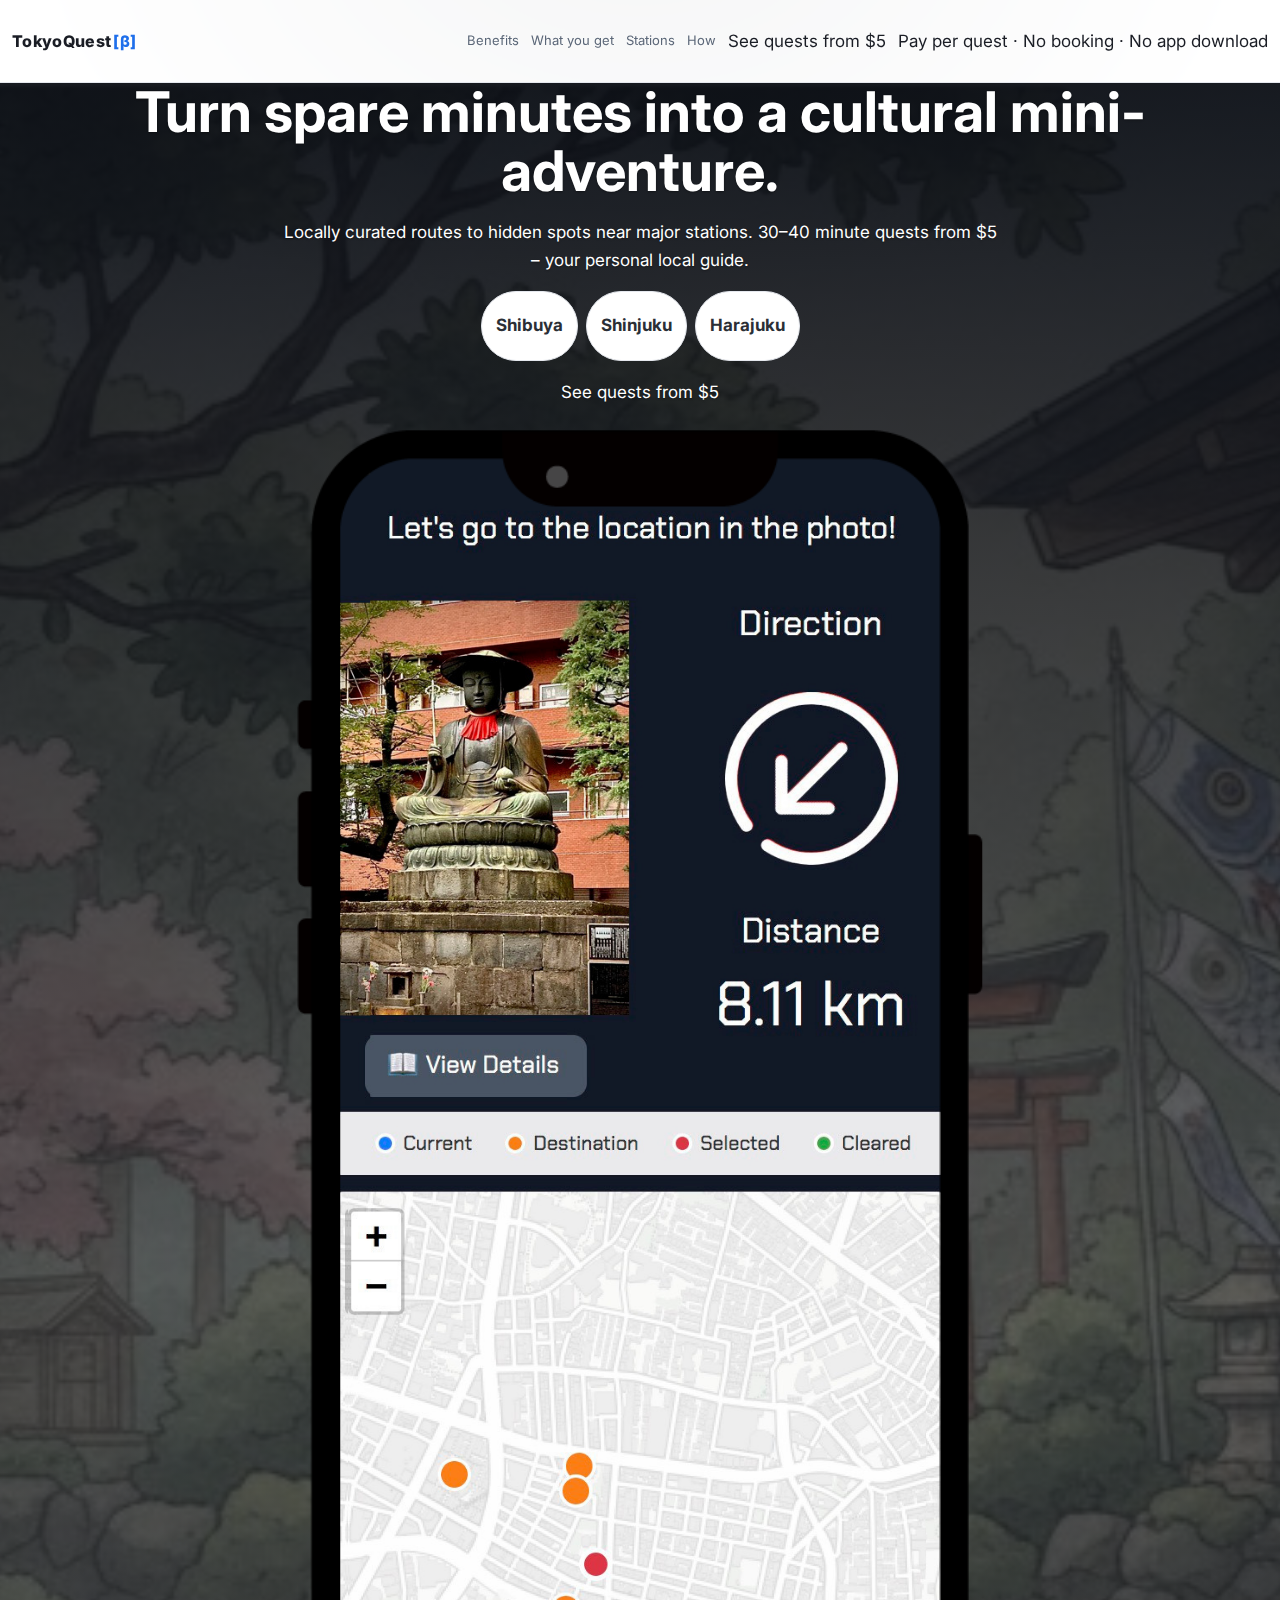
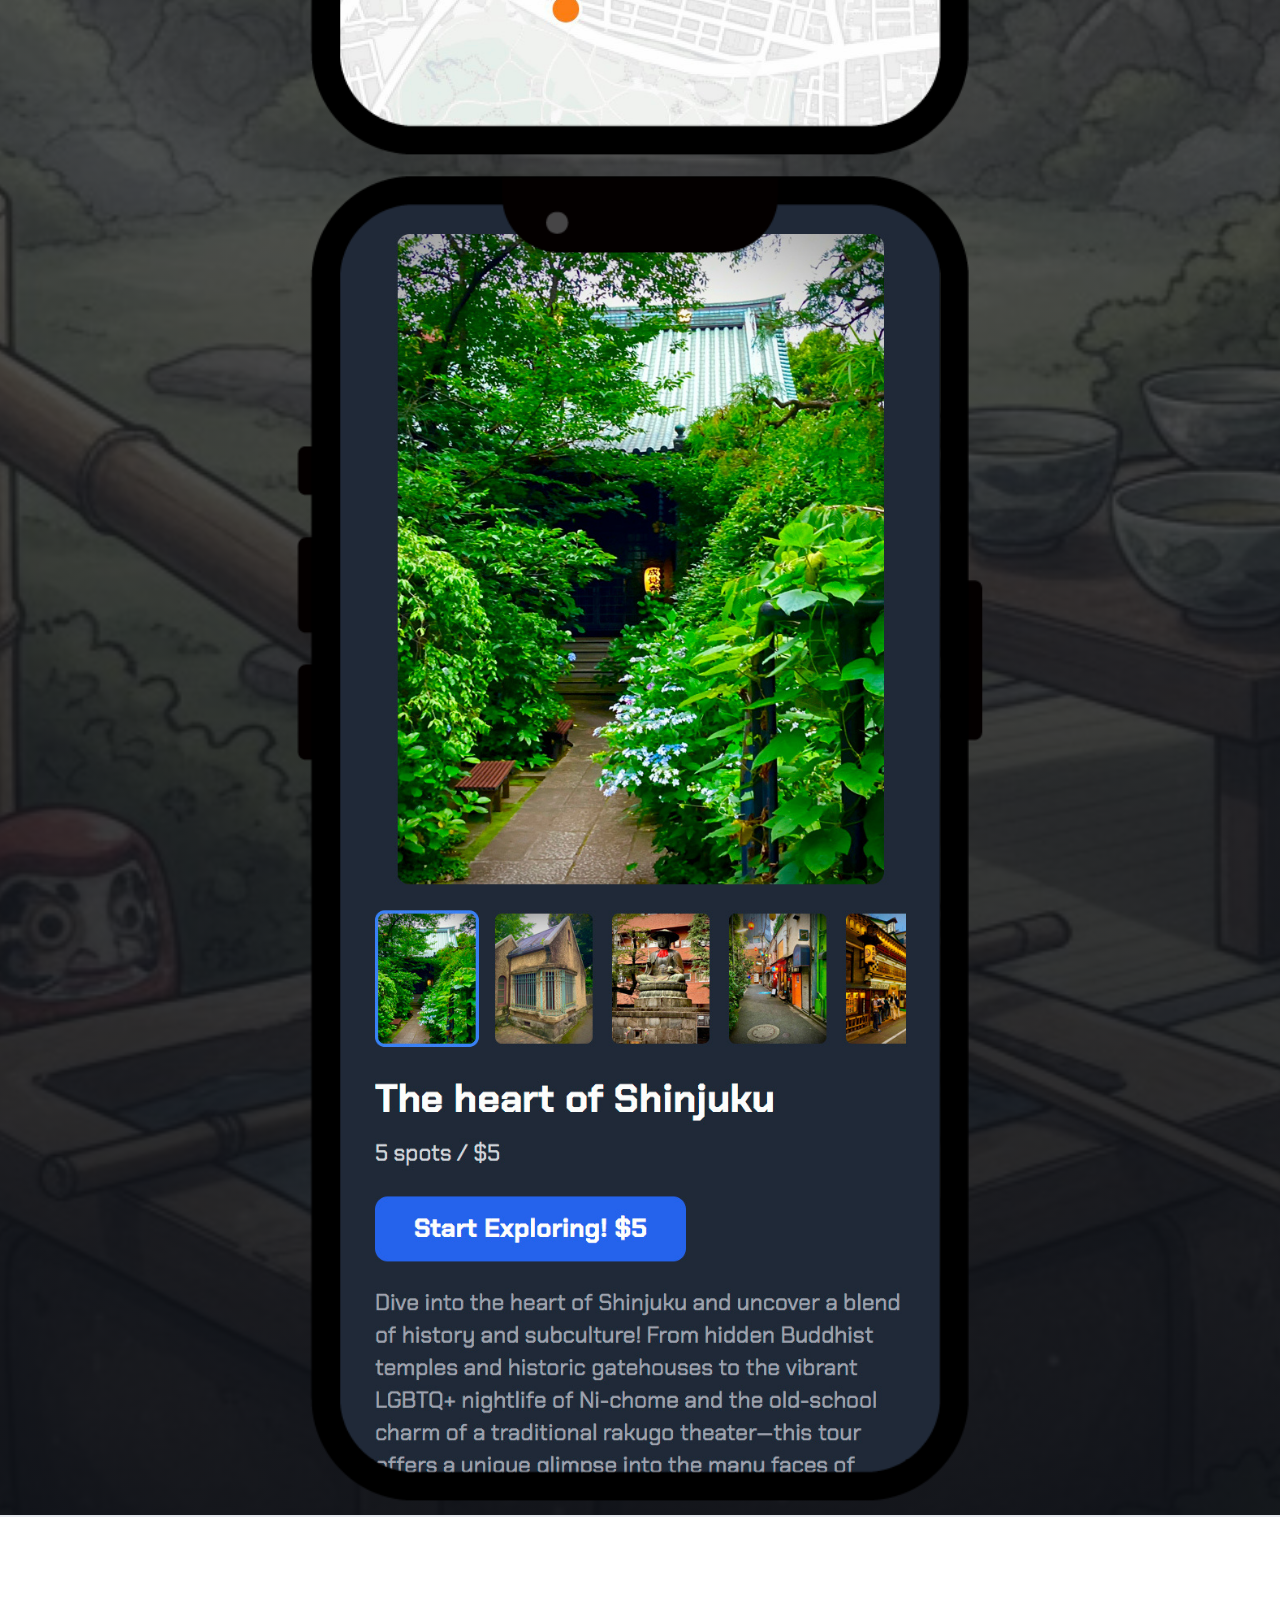
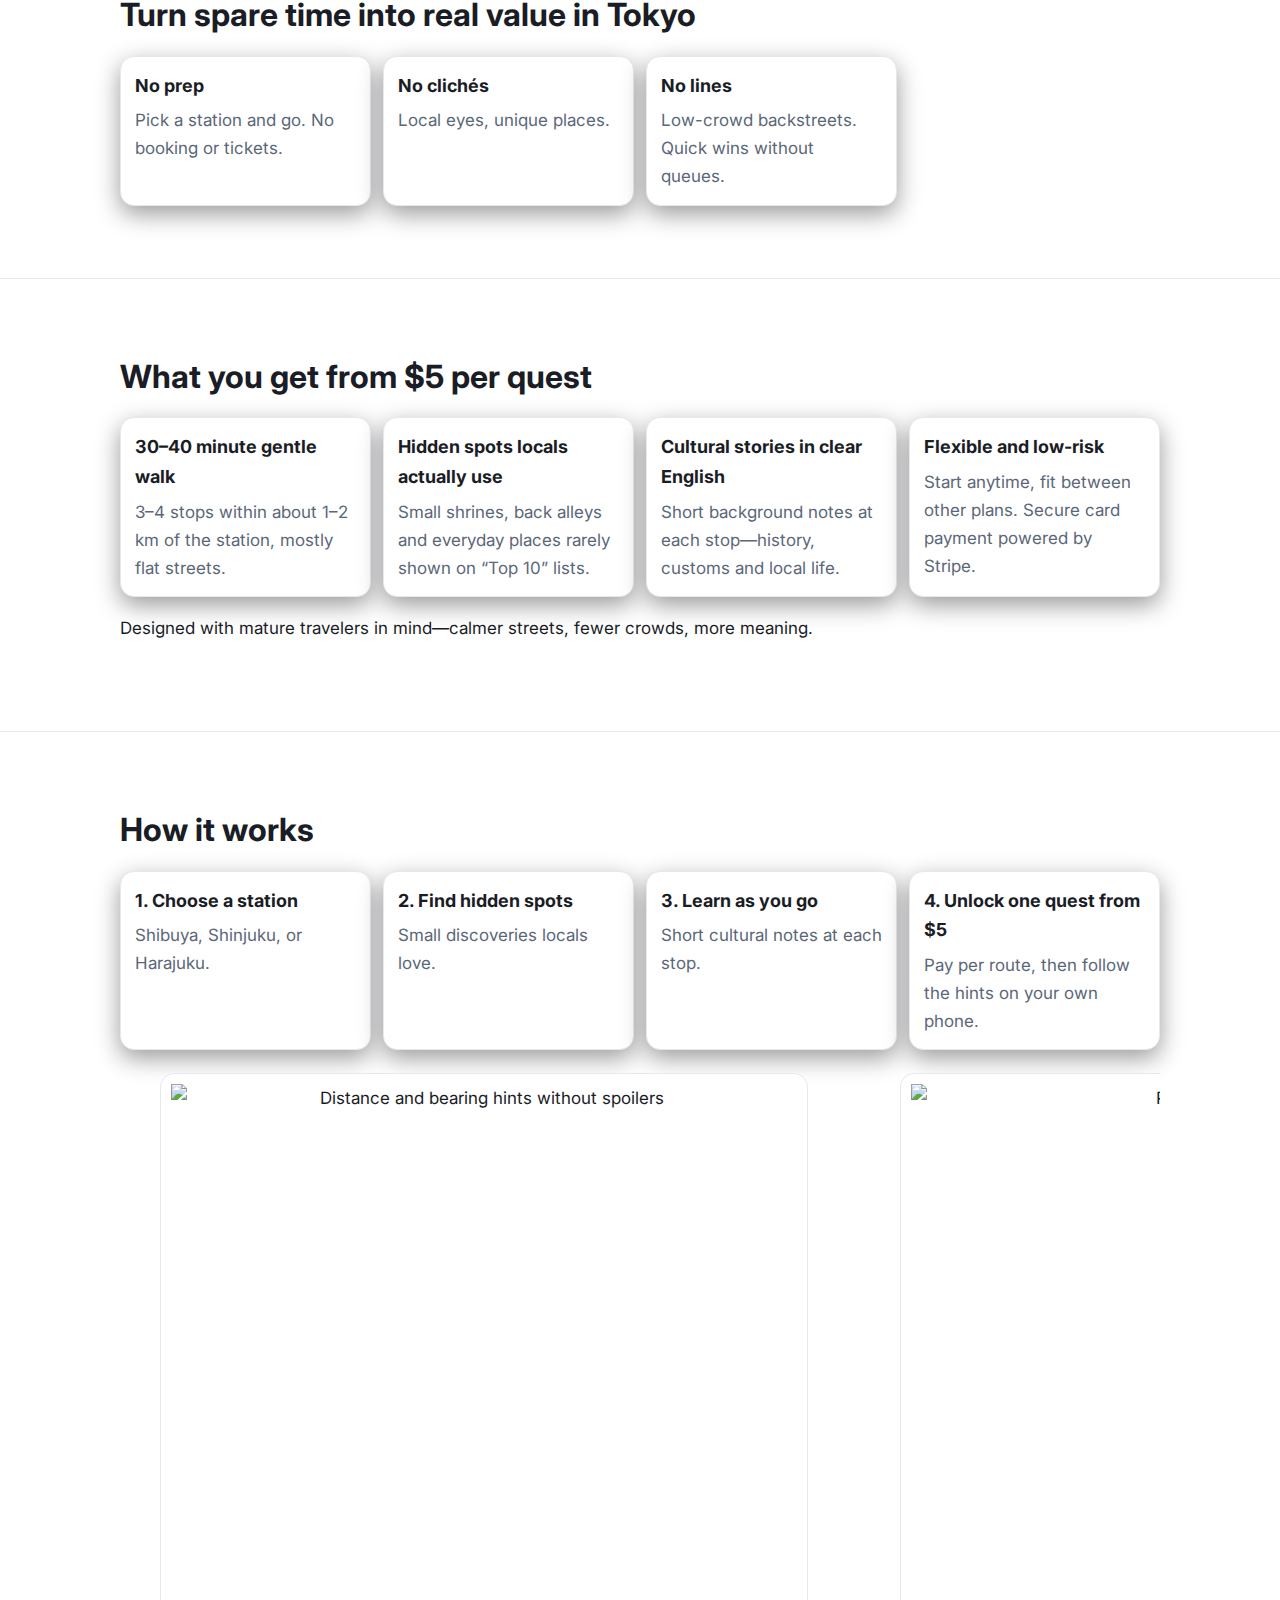
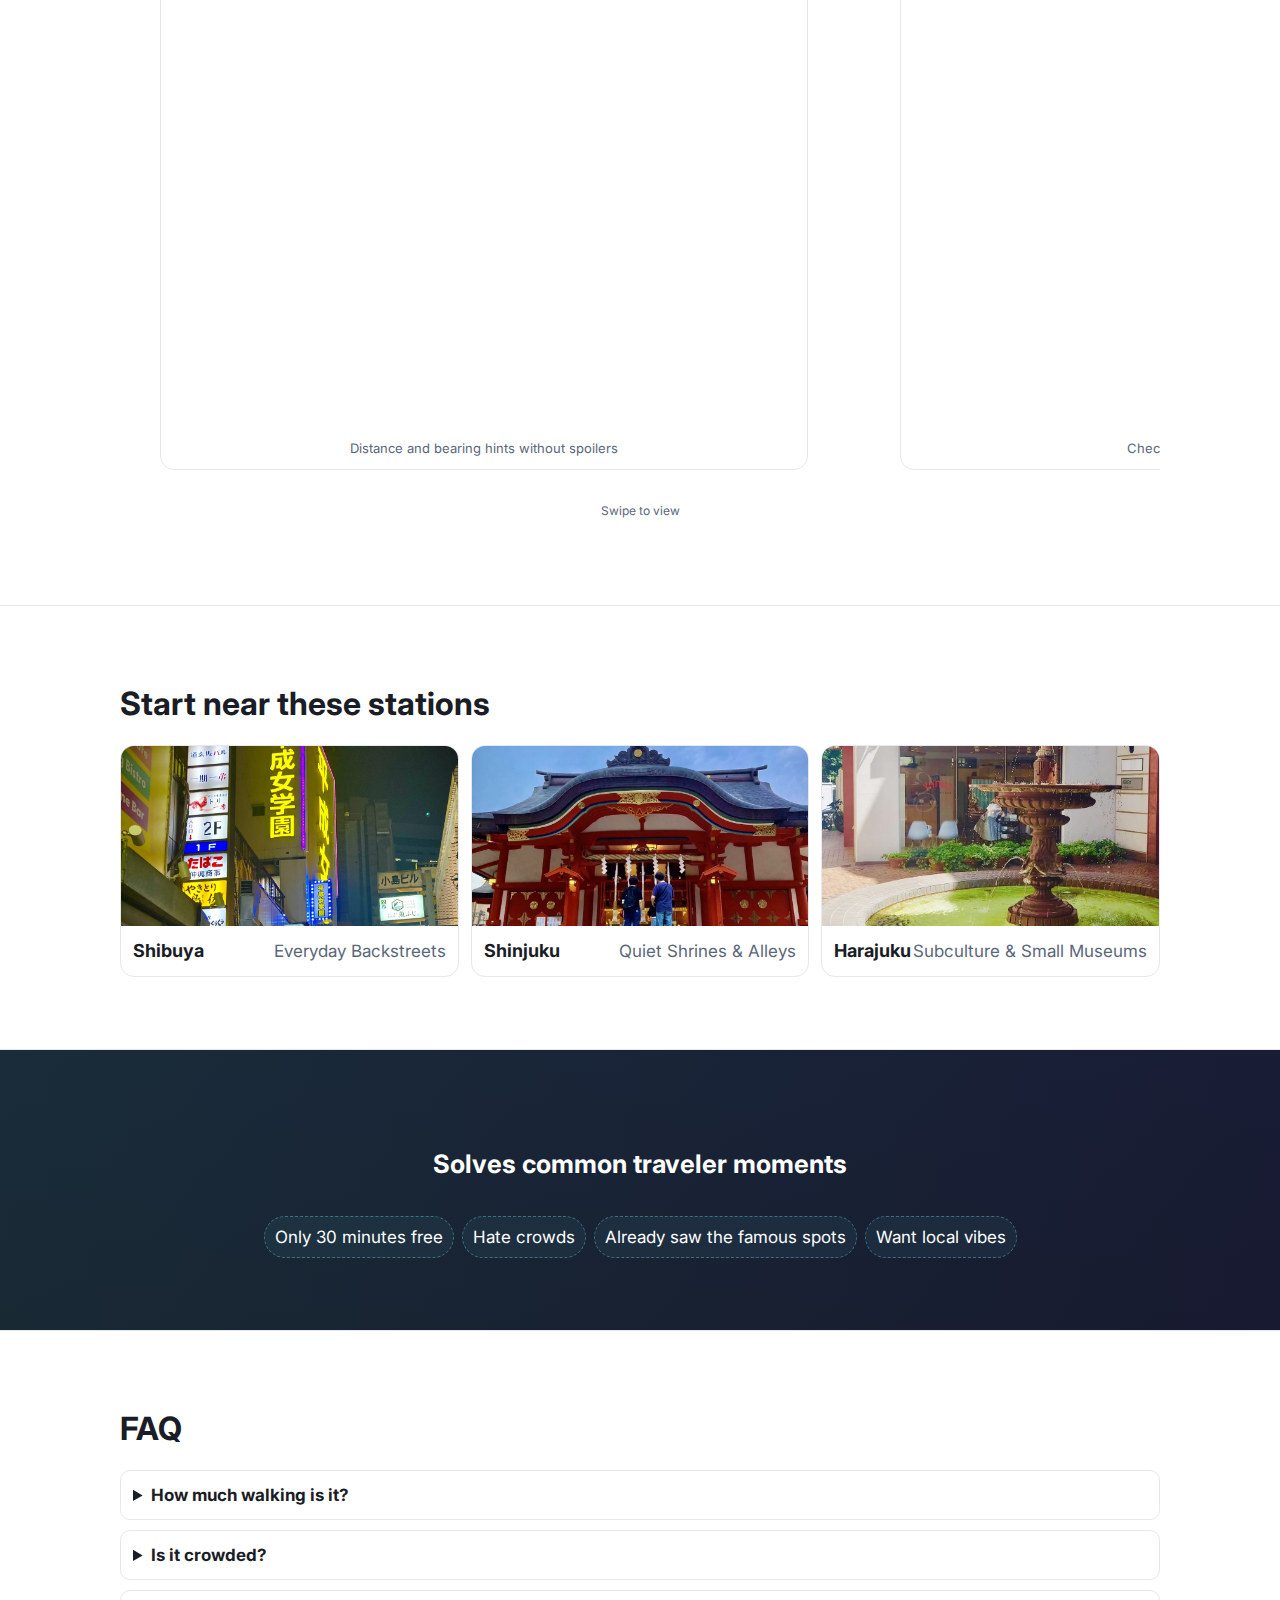
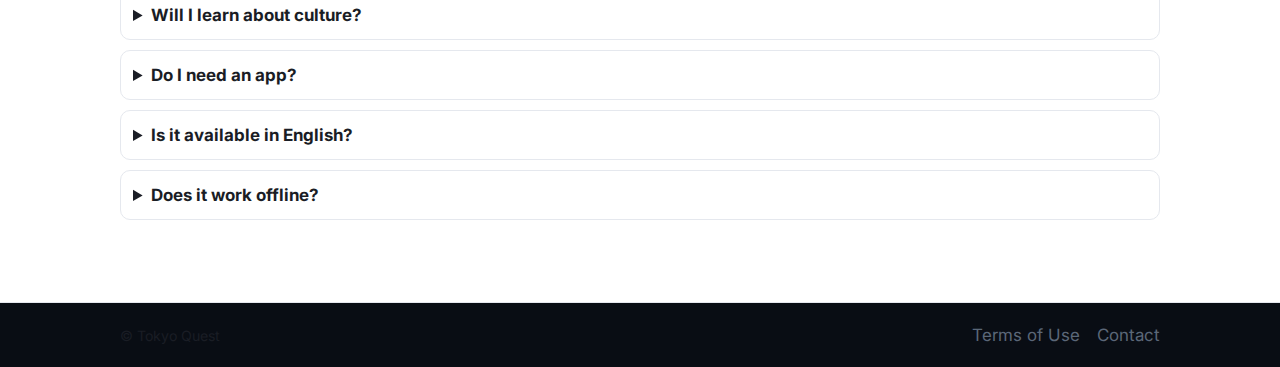
<file: index.html>
<!DOCTYPE html>
<html lang="en">
<head>
  <!-- Google tag (gtag.js) -->
<script async src="https://www.googletagmanager.com/gtag/js?id=AW-17149772539"></script>
<script>
  window.dataLayer = window.dataLayer || [];
  function gtag(){dataLayer.push(arguments);}
  gtag('js', new Date());

  gtag('config', 'AW-17149772539');
</script>
  <meta charset="UTF-8" />
  <meta name="viewport" content="width=device-width, initial-scale=1, viewport-fit=cover" />
  <title>Tokyo Quest — Turn spare time into an adventure</title>
  <meta name="description" content="Have 30–45 minutes near a Tokyo station? Unlock self-guided routes to hidden spots from $5—culture, not crowds. No booking.">

  <!-- Fonts -->
  <link rel="preconnect" href="https://fonts.googleapis.com" />
  <link rel="preconnect" href="https://fonts.gstatic.com" crossorigin />
  <link href="https://fonts.googleapis.com/css2?family=Inter:wght@400;600;700;800&display=swap" rel="stylesheet" />

  <!-- Styles -->
  <link rel="stylesheet" href="./styles-b.css" />

  <!-- Open Graph -->
  <meta property="og:title" content="Tokyo Quest — Turn spare time into an adventure" />
  <meta property="og:description" content="Pick a station. Follow hint-based routes. 3–4 hidden spots in ~30 minutes. Quests from $5, no booking." />
  <meta property="og:type" content="website" />
  <meta property="og:url" content="https://tokyo-quest.com/en" />
  <meta property="og:image" content="https://tokyo-quest.com/en/og-image.jpg" />

  <!-- Favicons (reuse existing PNG) -->
  <link rel="icon" type="image/png" sizes="32x32" href="./favicon.png" />
  <link rel="icon" type="image/png" sizes="192x192" href="./favicon.png" />
  <link rel="apple-touch-icon" href="./favicon.png" />
  <meta name="theme-color" content="#0a0d14" />
  <meta name="apple-mobile-web-app-capable" content="yes" />
  <meta name="format-detection" content="telephone=no" />

<script type="application/ld+json">
{
  "@context": "https://schema.org",
  "@type": "FAQPage",
  "mainEntity": [
    {
      "@type": "Question",
      "name": "How much walking is it?",
      "acceptedAnswer": { "@type": "Answer", "text": "About 1–2 km on mostly flat streets." }
    },
    {
      "@type": "Question",
      "name": "Is it crowded?",
      "acceptedAnswer": { "@type": "Answer", "text": "Routes favor quieter backstreets away from main tourist flows." }
    },
    {
      "@type": "Question",
      "name": "Will I learn about culture?",
      "acceptedAnswer": { "@type": "Answer", "text": "Each stop includes a short story—history, customs, or local life." }
    }
  ]
}
</script>

</head>
<body>
  <a class="skip-link" href="#main">Skip to content</a>
  <div class="progress-bar" aria-hidden="true"></div>

  <header class="site-header" role="banner">
    <a class="brand" href="https://tokyo-quest.com/en" aria-label="Tokyo Quest home">
      <span class="brand-mark">TokyoQuest<span class="beta">[β]</span></span>
    </a>
    <button class="menu-toggle" aria-controls="primary-nav" aria-expanded="false">Menu</button>
    <nav id="primary-nav" class="top-nav" aria-label="Primary">
      <a class="nav-link" href="#benefits">Benefits</a>
      <a class="nav-link" href="#value">What you get</a>
      <a class="nav-link" href="#stations">Stations</a>
      <a class="nav-link" href="#how">How</a>
      <!-- 通常のテキストとして表示 -->
      <span class="nav-copy">See quests from $5</span>
      <p class="microcopy">Pay per quest · No booking · No app download</p>
    </nav>
  </header>
  <div class="nav-backdrop" hidden></div>

  <!-- HERO -->
  <main id="main">
  <section class="hero" aria-label="Hero">
    <picture>
      <img class="hero-bg" src="./assets/hero.jpg" alt="" aria-hidden="true" width="1920" height="1080" sizes="100vw" fetchpriority="high" decoding="async" />
    </picture>
    <div class="hero-overlay"></div>
    <div class="hero-inner container">
      <h1>Turn spare minutes into a cultural mini-adventure.</h1>
      <p class="hero-sub">Locally curated routes to hidden spots near major stations. 30–40 minute quests from $5 <br>– your personal local guide.</p>


      <!-- Quick station pills（エリアごとの選択肢なのでそのままクリック可能） -->
      <div class="station-pills" id="stations-quick">
        <a class="pill" data-cta="pill" href="https://tokyo-quest.com/en/select?location=Shibuya" aria-label="Choose Shibuya quest">Shibuya</a>
        <a class="pill" data-cta="pill" href="https://tokyo-quest.com/en/select?location=Shinjuku" aria-label="Choose Shinjuku quest">Shinjuku</a>
        <a class="pill" data-cta="pill" href="https://tokyo-quest.com/en/select?location=Harajuku" aria-label="Choose Harajuku quest">Harajuku</a>
      </div>

      <div class="hero-cta">
        <!-- 下のエリアボタンの「タイトル」として機能させる見出し -->
        <p class="hero-sub">See quests from $5</p>
      </div>

      <!-- Hero screenshots -->
      <div class="hero-screens" aria-label="In-app screenshots">
        <img src="./assets/SS1.png" alt="Tokyo Quest in-app screen 1" loading="lazy" decoding="async">
        <img src="./assets/SS2.png" alt="Tokyo Quest in-app screen 2" loading="lazy" decoding="async">
      </div>
      
      <!-- Time intent switch (currently disabled)
      <div class="time-band" role="group" aria-label="Time you have">
        <span class="time-label">Time left:</span>
        <button class="time-btn" data-min="15">15m</button>
        <button class="time-btn is-active" data-min="30">30m</button>
        <button class="time-btn" data-min="45">45m</button>
        <span class="time-hint" id="time-hint">Best for 30m: 3 spots nearby</span>
      </div> -->
    </div>
  </section>

  <!-- BENEFITS (copy-first) -->
  <section id="benefits" class="section benefits">
    <div class="container">
      <h2 class="section-title">Turn spare time into real value in Tokyo</h2>
      <div class="benefit-grid">
        <article class="b-card">
          <h3>No prep</h3>
          <p>Pick a station and go. No booking or tickets.</p>
        </article>
        <article class="b-card">
          <h3>No clichés</h3>
          <p>Local eyes, unique places.</p>
        </article>
        <article class="b-card">
          <h3>No lines</h3>
          <p>Low-crowd backstreets. Quick wins without queues.</p>
        </article>
      </div>
    </div>
  </section>

  <!-- VALUE: what you get for $5 -->
  <section id="value" class="section value">
    <div class="container">
      <h2 class="section-title">What you get from $5 per quest</h2>
      <div class="benefit-grid">
        <article class="b-card">
          <h3>30–40 minute gentle walk</h3>
          <p>3–4 stops within about 1–2 km of the station, mostly flat streets.</p>
        </article>
        <article class="b-card">
          <h3>Hidden spots locals actually use</h3>
          <p>Small shrines, back alleys and everyday places rarely shown on “Top 10” lists.</p>
        </article>
        <article class="b-card">
          <h3>Cultural stories in clear English</h3>
          <p>Short background notes at each stop—history, customs and local life.</p>
        </article>
        <article class="b-card">
          <h3>Flexible and low-risk</h3>
          <p>Start anytime, fit between other plans. Secure card payment powered by Stripe.</p>
        </article>
      </div>
      <p class="microcopy">Designed with mature travelers in mind—calmer streets, fewer crowds, more meaning.</p>
    </div>
  </section>

  <!-- HOW IT WORKS -->
  <section id="how" class="section how">
    <div class="container">
      <h2 class="section-title">How it works</h2>
      <div class="benefit-grid">
        <article class="b-card">
          <h3>1. Choose a station</h3>
          <p>Shibuya, Shinjuku, or Harajuku.</p>
        </article>
        <article class="b-card">
          <h3>2. Find hidden spots</h3>
          <p>Small discoveries locals love.</p>
        </article>
        <article class="b-card">
          <h3>3. Learn as you go</h3>
          <p>Short cultural notes at each stop.</p>
        </article>
        <article class="b-card">
          <h3>4. Unlock one quest from $5</h3>
          <p>Pay per route, then follow the hints on your own phone.</p>
        </article>
      </div>
      <!-- In-app screenshot carousel -->
      <div class="shots" role="region" aria-label="App screenshots">
        <figure class="shot">
          <img class="lazy" data-src="./assets/screen-01.webp" alt="Distance and bearing hints without spoilers" width="710" height="1075" sizes="(max-width: 720px) 80vw, 420px" />
          <figcaption>Distance and bearing hints without spoilers</figcaption>
        </figure>
        <figure class="shot">
          <img class="lazy" data-src="./assets/screen-02.webp" alt="Playable areas map" width="710" height="1075" sizes="(max-width: 720px) 80vw, 420px" />
          <figcaption>Check playable areas on a map</figcaption>
        </figure>
        <figure class="shot">
          <img class="lazy" data-src="./assets/screen-03.webp" alt="Meaning and history behind each spot" width="710" height="1075" sizes="(max-width: 720px) 80vw, 420px" />
          <figcaption>Meaning and history behind each spot</figcaption>
        </figure>
      </div>
      <p class="scroll-hint" aria-hidden="true">Swipe to view</p>
    </div>
  </section>

  <!-- STATIONS -->
  <section id="stations" class="section stations">
    <div class="container">
      <h2 class="section-title">Start near these stations</h2>
      <div class="station-grid">
        <a class="station-card" href="https://tokyo-quest.com/en/select?location=Shibuya" aria-label="Choose Shibuya quest">
          <img src="./assets/playareas-shibuya.webp" alt="Shibuya — everyday backstreets" loading="lazy" sizes="(max-width: 720px) 100vw, 33vw" />
          <div class="meta">
            <h3>Shibuya</h3>
            <p>Everyday Backstreets</p>
          </div>
        </a>
        <a class="station-card" href="https://tokyo-quest.com/en/select?location=Shinjuku" aria-label="Choose Shinjuku quest">
          <img src="./assets/playareas-shinjuku.webp" alt="Shinjuku — quiet shrines and alleys" loading="lazy" sizes="(max-width: 720px) 100vw, 33vw" />
          <div class="meta">
            <h3>Shinjuku</h3>
            <p>Quiet Shrines & Alleys</p>
          </div>
        </a>
        <a class="station-card" href="https://tokyo-quest.com/en/select?location=Harajuku" aria-label="Choose Harajuku quest">
          <img src="./assets/playareas-harajuku.webp" alt="Harajuku — subculture and small museums" loading="lazy" sizes="(max-width: 720px) 100vw, 33vw" />
          <div class="meta">
            <h3>Harajuku</h3>
            <p>Subculture & Small Museums</p>
          </div>
        </a>
      </div>
      <!-- ここにあった 2つ目の "See quests from $5." テキストは削除 -->
    </div>
  </section>

  <!-- USE CASES band -->
  <section class="section band">
    <div class="container band-inner">
      <h2 class="band-title">Solves common traveler moments</h2>
      <ul class="jobs">
        <li>Only 30 minutes free</li>
        <li>Hate crowds</li>
        <li>Already saw the famous spots</li>
        <li>Want local vibes</li>
      </ul>
      <!-- 3つ目の "See quests from $5." テキストも削除 -->
    </div>
  </section>

  <!-- FAQ -->
  <section class="section faq">
    <div class="container">
      <h2 class="section-title">FAQ</h2>

      <details>
        <summary>How much walking is it?</summary>
        <p>About 1km on mostly flat streets.</p>
      </details>
      <details>
        <summary>Is it crowded?</summary>
        <p>Routes favor quieter backstreets away from main tourist flows.</p>
      </details>
      <details>
        <summary>Will I learn about culture?</summary>
        <p>Each stop includes a short story—history, customs, or local life.</p>
      </details>
      <details>
        <summary>Do I need an app?</summary>
        <p>No. It runs in your browser.</p>
      </details>
      <details>
        <summary>Is it available in English?</summary>
        <p>Yes. English first.</p>
      </details>
      <details>
        <summary>Does it work offline?</summary>
        <p>You need GPS and a basic connection.</p>
      </details>
    </div>

</section>

  <!-- Sticky mobile CTA -->
  <div class="sticky-cta" role="region" aria-label="Sticky call to action">
    <!-- 課金情報を通常テキストで表示 -->
    <p class="sticky-copy">Start from $5<br>Choose a station to see available quests.</p>
    <!-- ページ内スクロールのリンクはそのまま -->
    <a class="btn ghost small" href="#stations">Nearest station</a>
  </div>

  </main>

  <footer class="site-footer" role="contentinfo">
    <div class="container footer-inner">
      <small>© Tokyo Quest</small>
      <nav aria-label="Legal">
        <a class="footer-link" href="https://tokyo-quest.com/en/terms" target="_blank" rel="noreferrer">Terms of Use</a>
        <a class="footer-link" href="mailto:kanetomo.seihyo@gmail.com">Contact</a>
      </nav>
    </div>
  </footer>

  <script src="./main-b.js" defer></script>
</body>
</html>
</file>
<file: styles-b.css>
:root{
  --bg:#ffffff;
  --bg-2:#f6f7f9;
  --fg:#1a1d25;
  --muted:#5b6778;
  --brand:#1f6feb;
  --brand-2:#1f6feb;
  --line:#e5e8ee;
  --card:#ffffff;
  --accent:#1f6feb;
}

*{box-sizing:border-box transition-duration:200ms;}
html,body{
  margin:0;
  font-family: 'Inter', system-ui, -apple-system, Segoe UI, Roboto, Helvetica, Arial, 'Apple Color Emoji', 'Segoe UI Emoji', 'Segoe UI Symbol';
  color:var(--fg);
  background:var(--bg);
  font-size: clamp(16px, 1.05rem, 17px);
  line-height:1.65;
  text-rendering: optimizeLegibility;
  -webkit-font-smoothing: antialiased;
  -moz-osx-font-smoothing: grayscale;
}
html{scroll-behavior:smooth}
body{
  margin:0;
  font-family:"Inter", system-ui, -apple-system, Segoe UI, Roboto, Helvetica, Arial, "Noto Sans", "Apple Color Emoji","Segoe UI Emoji";
  color:var(--fg);
  background: radial-gradient(1200px 800px at 50% -10%, #121a2a 0%, var(--bg) 55%) fixed;
  -webkit-font-smoothing:antialiased;
  text-rendering:optimizeLegibility;
}

/* Layout */
.container{max-width:1040px; margin:0 auto; padding:0 16px}
.section{ padding: clamp(40px, 8vw, 72px) 0; background:var(--bg); border-top:1px solid var(--line); }
.section-title{margin:0 0 14px; font-size: clamp(22px, 4.8vw, 32px)}

.site-header{
  position:sticky; top:0; z-index:10;
  background:rgba(255,255,255,.96);
  backdrop-filter:none;
  border-bottom:1px solid var(--line);
  display:flex; align-items:center; justify-content:space-between;
  padding:10px 12px;
  box-shadow:none;
}
.brand{color:var(--fg); text-decoration:none; font-weight:800; letter-spacing:.02em}
.brand-mark{font-size:16px}
.brand .beta{color:var(--brand); margin-left:2px}
.top-nav{display:flex; align-items:center; gap:12px}
.nav-link{color:var(--muted); text-decoration:none; font-size:13px; padding:6px 0}
.nav-link:hover{color:var(--fg)}
.nav-link.cta{
  color:var(--brand);
  background:#fff;
  padding:8px 12px;
  border-radius:8px;
  font-weight:800; letter-spacing:.04em;
  box-shadow:none;
  border:1px solid var(--brand);
}

/* Hero */
.hero{position:relative; min-height:70vh; display:grid; align-items:center; overflow:hidden; border-bottom:1px solid var(--line)}
.hero-bg{
  position:absolute; inset:0; width:100%; height:100%;
  object-fit:cover; object-position:center 36%;
  opacity:.85; filter:none;
}
.hero-overlay{
  position:absolute; inset:0;
  background:linear-gradient(to bottom, rgba(255,255,255,0) 0%, rgba(255,255,255,.85) 70%);
}
.hero-inner{position:relative; z-index:1; text-align:center}
.hero h1{margin:0 0 10px; font-size: clamp(28px, 6.2vw, 56px); line-height:1.05}
.hero .sub{margin:0 auto 16px; color:var(--muted); max-width:720px; font-size: clamp(14px, 2.8vw, 18px)}
.hero-cta{display:flex; flex-direction:column; align-items:center; gap:10px}
.trust{color:#bfe9ff; font-size:12px}

/* Station pills */
.station-pills{display:flex; gap:8px; justify-content:center; flex-wrap:wrap; margin-top:14px}
/* Time intent band */
.time-band{display:flex; align-items:center; gap:8px; justify-content:center; margin-top:12px}
.time-label{opacity:.9; font-size:13px}


.time-hint{font-size:12px; color:var(--muted); margin-left:6px}

/* Benefits */
.benefit-grid{
  display:grid; gap:12px; grid-template-columns:1fr;
}
.b-card{
  background:var(--card); border:1px solid var(--line); border-radius:14px; padding:14px;
  box-shadow:0 8px 24px rgba(0,0,0,.4);
}
.b-card h3{margin:0 0 6px; font-size:18px}
.b-card p{margin:0; color:var(--muted)}

@media (min-width:720px){
  .benefit-grid{grid-template-columns:repeat(4,1fr)}
}

/* How */
.steps{list-style:none; padding:0; margin:18px 0 0; display:grid; gap:12px}
@media (min-width:720px){ .steps{grid-template-columns:repeat(4,1fr)} }
.step{background:var(--card); border:1px solid var(--line); border-radius:14px; padding:12px}
.step h3{margin:0 0 6px; font-size:18px}
.step p{margin:0; color:var(--muted)}

.shots{display:grid; grid-auto-flow:column; grid-auto-columns: clamp(70%, 80vw, 420px); gap:12px; overflow-x:auto; padding:6px 0; scroll-snap-type:x mandatory; -webkit-overflow-scrolling:touch}
.shot{scroll-snap-align:center; background:var(--card); border:1px solid var(--line); border-radius:14px; padding:10px; text-align:center}
.shot img{max-width:100%; height:auto; display:block; filter:none;}
.shot figcaption{margin-top:6px; color:var(--muted); font-size:13px}
.scroll-hint{text-align:center; font-size:12px; color:var(--muted); margin-top:8px}

/* Stations grid */
.station-grid{display:grid; gap:12px}
@media (min-width:720px){ .station-grid{grid-template-columns:repeat(3,1fr)} }
.station-card{display:block; text-decoration:none; color:inherit; background:var(--card); border:1px solid var(--line); border-radius:14px; overflow:hidden; transition:transform .18s ease}
.station-card:hover{transform:translateY(-2px)}
.station-card img{width:100%; height: clamp(140px, 32vw, 200px); object-fit:cover; display:block}
.station-card .meta{display:flex; align-items:center; justify-content:space-between; padding:10px 12px}
.station-card h3{margin:0; font-size:18px}
.station-card p{margin:0; color:var(--muted)}

.center{text-align:center; margin-top:12px}

/* Band */
.band{background:linear-gradient(90deg, rgba(126,231,255,.12), rgba(138,123,255,.1)), linear-gradient(180deg, #0b121e, #0a0f18)}
.band-inner{display:flex; flex-direction:column; align-items:center; gap:10px}

.jobs{display:flex; flex-wrap:wrap; gap:8px; padding:0; margin:0; list-style:none; justify-content:center}
.jobs li{border:1px dashed rgba(126,231,255,.35); color:var(--fg); border-radius:999px; padding:6px 10px; background:rgba(126,231,255,.06)}

/* FAQ */
.faq details{background:var(--card); border:1px solid var(--line); border-radius:10px; padding:10px 12px; margin-bottom:10px}
.faq summary{cursor:pointer; font-weight:700}
.faq p{color:var(--muted); margin:.5em 0 0}

/* Buttons */
.btn{
  display:inline-flex; align-items:center; justify-content:center;
  gap:8px; height:var(--tap,48px); padding:0 16px;
  border-radius:10px; text-decoration:none; cursor:pointer;
  background:#fff; color:var(--brand);
  border:1px solid var(--brand);
  font-weight:700; letter-spacing:.02em;
  box-shadow:none;
}
.btn.primary{color:#061016; background:linear-gradient(90deg, var(--brand), var(--brand-2)); border:1px solid rgba(126,231,255,.25)}
.btn.ghost{
  background:#fff; color:#2b2f36;
  border:1px solid var(--line);
  box-shadow:none;
}
.btn.small{padding:10px 14px}

/* Sticky CTA (mobile) */
.sticky-cta{
  position:sticky; bottom:0; z-index:12; display:flex; gap:8px; justify-content:center;
  padding:10px 12px; background:linear-gradient(180deg, rgba(10,13,20,0), rgba(10,13,20,.9));
  border-top:1px solid var(--line);
}
@media (min-width:900px){ .sticky-cta{display:none} }

/* Footer */
.site-footer{padding:18px 16px; background:#090d14; border-top:1px solid var(--line)}
.footer-inner{max-width:1040px; margin:0 auto; display:flex; align-items:center; justify-content:space-between; gap:10px}
.footer-link{color:var(--muted); text-decoration:none; margin-left:12px}
.footer-link:hover{color:var(--fg)}

/* Progress bar */
.progress-bar{
  position:fixed; top:0; left:0;
  height:2px; width:0%;
  background: linear-gradient(90deg, var(--brand), var(--brand));
  z-index:9999; opacity:.6;
}

/* Utilities */
@media (max-width:720px){ .section{padding:48px 0} }


/* --- Mobile-first refinements --- */
:root{
  --tap: 48px; /* recommended minimum touch target */
}

@media (max-width:720px){
  body{ font-size: 16px; line-height: 1.5 }
  .container{ padding: 0 14px }
  .site-header{ padding: 8px 10px }
  .nav-link{ padding: 10px 0; font-size: 13px }
  .hero{ min-height: 72svh } /* account for dynamic mobile UI */
  .hero .sub{ font-size: 15px }
  .hero-cta .btn{ width: 100%; min-height: var(--tap) }
  
  .b-card{ box-shadow: 0 4px 12px rgba(0,0,0,.32) }
  .station-card img{ height: 160px }
  .sticky-cta .btn{ flex:1; min-height: var(--tap) }
  .jobs li{ padding: 8px 12px }
  .section{ padding: 44px 0 }
}

/* Make pills wrap nicely on small screens */
.station-pills{ row-gap: 10px }

/* Prefer lighter backdrops on mobile for performance */
@media (max-width:720px){
  .site-header{ backdrop-filter: none }
}

/* Reduce heavy backdrops and blurs for better battery life */
.hero-overlay{ background: linear-gradient(180deg, rgba(10,13,20,.94), rgba(10,13,20,.6) 40%, rgba(10,13,20,.9)) }


/* --- Responsive system --- */
:root{ --header-h:56px }

.skip-link{
  position:absolute; left:-9999px; top:auto; width:1px; height:1px; overflow:hidden;
}
.skip-link:focus{
  position:fixed; left:12px; top:12px; width:auto; height:auto; padding:8px 12px;
  background:#fff; color:#000; border-radius:8px; z-index:10000
}

/* Mobile-first nav */
.menu-toggle{
  display:inline-flex; align-items:center; justify-content:center;
  height:40px; padding:0 12px; border-radius:8px;
  background:rgba(126,231,255,.12); color:var(--fg); border:1px solid rgba(126,231,255,.3);
  font-weight:800; letter-spacing:.04em;
}
.top-nav{
  position:fixed; inset:0; padding:calc(var(--header-h) + 12px) 20px 20px;
  background:linear-gradient(180deg, rgba(10,13,20,.98), rgba(10,13,20,.94));
  display:flex; flex-direction:column; gap:12px;
  transform:translateY(-100%); transition:transform .22s ease;
}
.top-nav .nav-link{ font-size:18px; padding:12px 0 }
.nav-backdrop{
  position:fixed; inset:0; background:rgba(0,0,0,.4); backdrop-filter:blur(2px);
}
html:not(.nav-open) .nav-backdrop{ display:none }
html.nav-open .top-nav{ transform:none }
html.nav-open, html.nav-open body{ overflow:hidden }

/* Desktop nav */
@media (min-width: 960px){
  .menu-toggle{ display:none }
  .top-nav{
    position:static; transform:none; transition:none; padding:0; background:transparent;
    flex-direction:row; gap:12px; align-items:center
  }
  .top-nav .nav-link{ font-size:13px; padding:6px 0 }
}

/* Grids and layout breakpoints */
@media (min-width: 480px){
  .station-card img{ height: 180px }
}
@media (min-width: 720px){
  .benefit-grid{ grid-template-columns: repeat(2,1fr) }
  .steps{ grid-template-columns: repeat(2,1fr) }
  .station-grid{ grid-template-columns: repeat(2,1fr) }
}
@media (min-width: 960px){
  .benefit-grid{ grid-template-columns: repeat(4,1fr) }
  .steps{ grid-template-columns: repeat(4,1fr) }
  .station-grid{ grid-template-columns: repeat(3,1fr) }
}

/* Motion preference */
@media (prefers-reduced-motion: reduce){
  *{ animation-duration:0.001ms !important; animation-iteration-count:1 !important; transition-duration:0.001ms !important; scroll-behavior:auto !important }
}


/* --- Sticky CTA center alignment v2 --- */
@media (max-width:720px){
  .sticky-cta{ 
    display:flex !important; 
    align-items:center !important; 
    justify-content:center !important; 
    gap:12px !important; 
    text-align:center !important;
  }
  .sticky-cta .btn{
    flex: 0 0 auto !important;
    width: auto !important;
    white-space: nowrap !important;
  }
}


/* --- Sticky CTA: enforce centered layout and equal widths --- */
@media (max-width: 720px){
  .sticky-cta{
    display: flex;
    justify-content: center;
    align-items: center;
    gap: 12px;
    text-align: center;
    padding: 10px 16px calc(10px + env(safe-area-inset-bottom));
  }
  .sticky-cta .btn{
    flex: 0 0 auto !important;
    width: auto;
    min-width: 156px;
    text-align: center;
  }
  .sticky-cta .btn.small{ /* ensure the ghost button matches size */
    min-width: 156px;
  }
}


/* Clean Guide cards */
.card{ background:#fff; border:1px solid var(--line); border-radius:10px; box-shadow:none; }

@media (prefers-reduced-motion: reduce){
  *{ transition-duration:0ms !important; animation-duration:0ms !important; }
}


/* === Clean Guide: additional fixes per user request (hero & FAQ) === */

/* 1) Hero text color brighter + subtle shadow for legibility */
.hero-title, .hero-sub{
  color:#ffffff !important;
  text-shadow: 0 1px 2px rgba(0,0,0,.35);
}

/* 2) Station buttons (Shibuya etc.) — vertically center text */
.station-btn{
  display:inline-flex;
  align-items:center;
  justify-content:center;
  height: var(--tap, 48px);
  line-height: 1;
}

/* 3) Time buttons (15m etc.) — remove transparency, improve contrast */



/* 4) FAQ band title — increase readability */


/* HERO TEXT FIX */
.hero h1, .hero .sub{
  color:#ffffff !important;
  text-shadow: 0 1px 2px rgba(0,0,0,.35);
}

/* PILL (station names) – center align */
.pill{
  display:inline-flex;
  align-items:center;
  justify-content:center;
  text-decoration:none;
  color:#2b2f36;
  background:#fff;
  border:1px solid var(--line);
  padding:10px 14px;
  border-radius:999px;
  font-weight:700;
  min-height: var(--tap,48px);
  line-height:1;
}
.pill:hover{ background:#f3f4f6; }

/* TIME BUTTONS – solid/high-contrast */
.time-btn{
  display:inline-flex;
  align-items:center;
  justify-content:center;
  height: var(--tap, 48px);
  line-height: 1;
  background:#ffffff;
  color: var(--brand);
  border:1px solid var(--brand);
  border-radius:999px;
  padding:6px 12px;
  font-weight:700;
  cursor:pointer;
}
.time-btn.is-active{
  background: var(--brand);
  color:#ffffff;
  border-color: var(--brand);
}

/* BAND (uses dark background) – make text light */
.band, .band-title, .band .jobs li{
  color:#ffffff !important;
}
</file>
